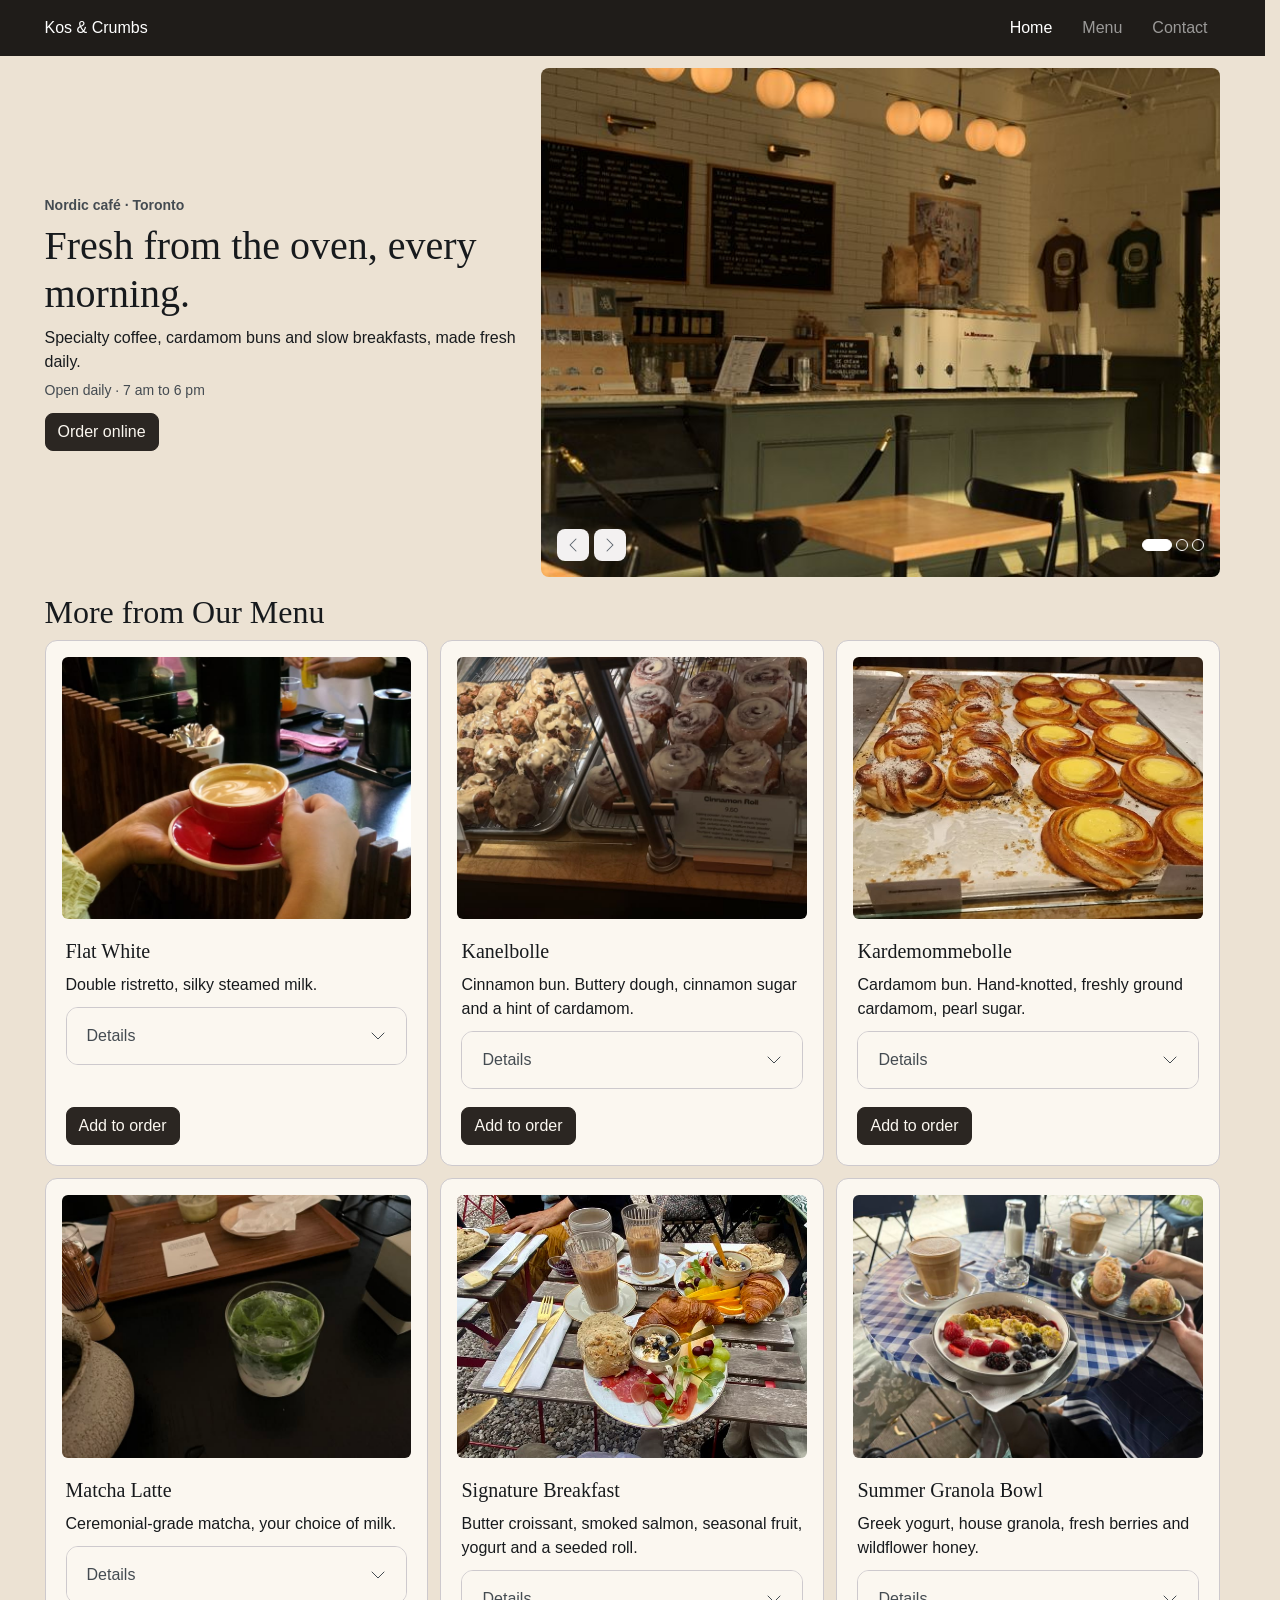
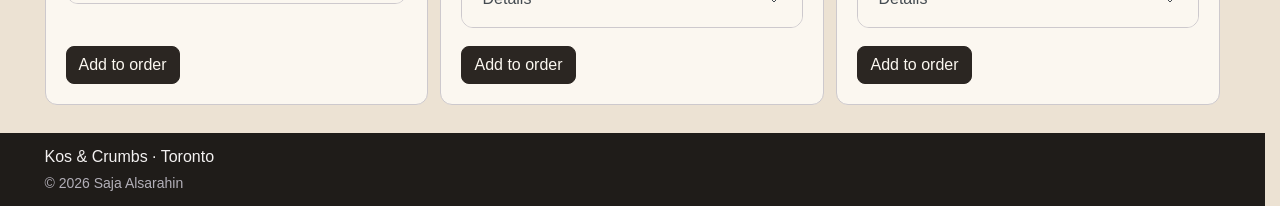
<file: index.html>
<!doctype html>
<html lang="en">
<head>
  <meta charset="utf-8">
  <meta name="viewport" content="width=device-width, initial-scale=1">
  <title>Kos &amp; Crumbs</title>
  <link rel="stylesheet" href="css/bootstrap.min.css">
  <link rel="stylesheet" href="css/style.css">
</head>
<body class="d-flex flex-column min-vh-100 bg-1" data-bs-theme="light">


  <nav class="navbar md:navbar-expand bg-1" data-bs-theme="dark" aria-label="Main navigation">
    <div class="container">
      <a class="navbar-brand" href="index.html">Kos &amp; Crumbs</a>
      <button class="btn-icon navbar-toggler" type="button" data-bs-toggle="drawer" data-bs-target="#siteDrawer" aria-controls="siteDrawer" aria-expanded="false" aria-label="Toggle navigation">
        <span class="navbar-toggler-icon" aria-hidden="true"></span>
      </button>
      <dialog class="drawer drawer-end" tabindex="-1" id="siteDrawer" aria-labelledby="siteDrawerLabel">
        <div class="drawer-header">
          <p class="drawer-title h5 mb-0" id="siteDrawerLabel">Menu</p>
          <button type="button" class="btn-close" data-bs-dismiss="drawer" aria-label="Close"></button>
        </div>
        <div class="drawer-body">
          <ul class="nav navbar-nav md:ms-auto">
            <li class="nav-item">
              <a class="nav-link active" aria-current="page" href="index.html">Home</a>
            </li>
            <li class="nav-item">
              <a class="nav-link" href="#menu">Menu</a>
            </li>
            <li class="nav-item">
              <a class="nav-link" href="contact.html">Contact</a>
            </li>
          </ul>
        </div>
      </dialog>
    </div>
  </nav>

  <main class="container py-4 flex-grow-1">
   

    <dialog class="dialog" id="dialogFlatWhite" aria-labelledby="dialogFlatWhiteTitle">
      <div class="dialog-header">
        <p class="dialog-title h5 mb-0" id="dialogFlatWhiteTitle">Added to your order</p>
        <button type="button" class="btn-close" data-bs-dismiss="dialog" aria-label="Close"></button>
      </div>
      <div class="dialog-body">
        <p class="mb-0"><strong>Flat White</strong> &middot; $4.75</p>
      </div>
      <div class="dialog-footer">
        <button type="button" class="btn-solid theme-primary" data-bs-dismiss="dialog">Continue browsing</button>
      </div>
    </dialog>

    <dialog class="dialog" id="dialogCinnamon" aria-labelledby="dialogCinnamonTitle">
      <div class="dialog-header">
        <p class="dialog-title h5 mb-0" id="dialogCinnamonTitle">Added to your order</p>
        <button type="button" class="btn-close" data-bs-dismiss="dialog" aria-label="Close"></button>
      </div>
      <div class="dialog-body">
        <p class="mb-0"><strong>Kanelbolle</strong> &middot; $4.25</p>
      </div>
      <div class="dialog-footer">
        <button type="button" class="btn-solid theme-primary" data-bs-dismiss="dialog">Continue browsing</button>
      </div>
    </dialog>

    <dialog class="dialog" id="dialogCardamom" aria-labelledby="dialogCardamomTitle">
      <div class="dialog-header">
        <p class="dialog-title h5 mb-0" id="dialogCardamomTitle">Added to your order</p>
        <button type="button" class="btn-close" data-bs-dismiss="dialog" aria-label="Close"></button>
      </div>
      <div class="dialog-body">
        <p class="mb-0"><strong>Kardemommebolle</strong> &middot; $4.50</p>
      </div>
      <div class="dialog-footer">
        <button type="button" class="btn-solid theme-primary" data-bs-dismiss="dialog">Continue browsing</button>
      </div>
    </dialog>

    <dialog class="dialog" id="dialogMatcha" aria-labelledby="dialogMatchaTitle">
      <div class="dialog-header">
        <p class="dialog-title h5 mb-0" id="dialogMatchaTitle">Added to your order</p>
        <button type="button" class="btn-close" data-bs-dismiss="dialog" aria-label="Close"></button>
      </div>
      <div class="dialog-body">
        <p class="mb-0"><strong>Matcha Latte</strong> &middot; $5.50</p>
      </div>
      <div class="dialog-footer">
        <button type="button" class="btn-solid theme-primary" data-bs-dismiss="dialog">Continue browsing</button>
      </div>
    </dialog>

    <dialog class="dialog" id="dialogBreakfast" aria-labelledby="dialogBreakfastTitle">
      <div class="dialog-header">
        <p class="dialog-title h5 mb-0" id="dialogBreakfastTitle">Added to your order</p>
        <button type="button" class="btn-close" data-bs-dismiss="dialog" aria-label="Close"></button>
      </div>
      <div class="dialog-body">
        <p class="mb-0"><strong>Signature Breakfast</strong> &middot; $16</p>
      </div>
      <div class="dialog-footer">
        <button type="button" class="btn-solid theme-primary" data-bs-dismiss="dialog">Continue browsing</button>
      </div>
    </dialog>

    <dialog class="dialog" id="dialogGranola" aria-labelledby="dialogGranolaTitle">
      <div class="dialog-header">
        <p class="dialog-title h5 mb-0" id="dialogGranolaTitle">Added to your order</p>
        <button type="button" class="btn-close" data-bs-dismiss="dialog" aria-label="Close"></button>
      </div>
      <div class="dialog-body">
        <p class="mb-0"><strong>Summer Granola Bowl</strong> &middot; $9</p>
      </div>
      <div class="dialog-footer">
        <button type="button" class="btn-solid theme-primary" data-bs-dismiss="dialog">Continue browsing</button>
      </div>
    </dialog>

    <div class="row g-5 align-items-center mb-5">
      <div class="col-12 lg:col-5">
        <p class="small fw-semibold fg-2 mb-2">Nordic caf&eacute; &middot; Toronto</p>
        <h1 class="mb-3">Fresh from the oven, every morning.</h1>
        <p class="lead mb-2">Specialty coffee, cardamom buns and slow breakfasts, made fresh daily.</p>
        <p class="small fg-2 mb-4">Open daily &middot; 7 am to 6 pm</p>
        <a class="btn-solid theme-primary" href="#menu">Order online</a>
      </div>
      <div class="col-12 lg:col-7">
  
        <div id="homeCarousel" class="carousel carousel-overlay slide">
          <div class="carousel-inner rounded-5">
            <div class="carousel-item active">
              <img src="images/slide-interior.jpg" class="d-block w-100 ratio-4x3 object-fit-cover" alt="A cozy cafe interior with wooden tables, globe lights and a sage-green coffee counter in warm light">
            </div>
            <div class="carousel-item">
              <img src="images/slide-espresso.jpg" class="d-block w-100 ratio-4x3 object-fit-cover" alt="Espresso pouring from a wood-panelled machine into two white cups">
            </div>
            <div class="carousel-item">
              <img src="images/window-view.jpg" class="d-block w-100 ratio-4x3 object-fit-cover" alt="Wooden tables and chairs by tall cafe windows looking out at green trees">
            </div>
          </div>
          <div class="carousel-overlay-controls">
            <div>
              <button class="btn-icon btn-sm btn-subtle theme-secondary" type="button" data-bs-target="#homeCarousel" data-bs-slide="prev">
                <span class="carousel-icon-prev" aria-hidden="true"></span>
                <span class="visually-hidden">Previous</span>
              </button>
              <button class="btn-icon btn-sm btn-subtle theme-secondary" type="button" data-bs-target="#homeCarousel" data-bs-slide="next">
                <span class="carousel-icon-next" aria-hidden="true"></span>
                <span class="visually-hidden">Next</span>
              </button>
            </div>
            <div class="carousel-indicators">
              <button type="button" data-bs-target="#homeCarousel" data-bs-slide-to="0" class="active" aria-current="true" aria-label="Slide 1"></button>
              <button type="button" data-bs-target="#homeCarousel" data-bs-slide-to="1" aria-label="Slide 2"></button>
              <button type="button" data-bs-target="#homeCarousel" data-bs-slide-to="2" aria-label="Slide 3"></button>
            </div>
          </div>
        </div>
      </div>
    </div>


     <h2 id="menu" class="mb-3">More from Our Menu</h2>
    <div class="row g-4">

      <div class="col-12 md:col-6 lg:col-4">
        <div class="card h-100">
          <div class="px-5 pt-5">
            <img src="images/flat-white.jpg" class="w-100 ratio-4x3 object-fit-cover rounded-4" alt="Hands holding a flat white with latte art in a red cup and saucer at a wooden coffee bar">
          </div>
          <div class="card-body">
            <h3 class="card-title h4">Flat White</h3>
            <p>Double ristretto, silky steamed milk.</p>
            <div class="accordion mb-3">
              <details class="accordion-item" name="accFlatWhite">
                <summary class="accordion-header">
                  Details
                  <svg class="accordion-icon" xmlns="http://www.w3.org/2000/svg" viewBox="0 0 16 16" fill="none" stroke="currentColor" stroke-linecap="round" stroke-linejoin="round" aria-hidden="true"><path d="m2 5 6 6 6-6"/></svg>
                </summary>
                <div class="accordion-body">
                  <ul class="mb-0">
                    <li><strong>$4.75</strong></li>
                    <li>Milk: whole, oat or almond</li>
                    <li>Extra shot +$1.00</li>
                  </ul>
                </div>
              </details>
            </div>
            <button type="button" class="btn-solid theme-primary mt-auto align-self-start" data-bs-toggle="dialog" data-bs-target="#dialogFlatWhite">Add to order</button>
          </div>
        </div>
      </div>

      <div class="col-12 md:col-6 lg:col-4">
        <div class="card h-100">
          <div class="px-5 pt-5">
            <img src="images/cinnamon-bun.jpg" class="w-100 ratio-4x3 object-fit-cover rounded-4" alt="Freshly baked cinnamon buns with icing in a glass pastry case">
          </div>
          <div class="card-body">
            <h3 class="card-title h4">Kanelbolle</h3>
            <p>Cinnamon bun. Buttery dough, cinnamon sugar and a hint of cardamom.</p>
            <div class="accordion mb-3">
              <details class="accordion-item" name="accCinnamon">
                <summary class="accordion-header">
                  Details
                  <svg class="accordion-icon" xmlns="http://www.w3.org/2000/svg" viewBox="0 0 16 16" fill="none" stroke="currentColor" stroke-linecap="round" stroke-linejoin="round" aria-hidden="true"><path d="m2 5 6 6 6-6"/></svg>
                </summary>
                <div class="accordion-body">
                  <ul class="mb-0">
                    <li><strong>$4.25</strong></li>
                    <li>Baked fresh every morning</li>
                    <li>Served warm</li>
                    <li>Contains wheat, dairy and egg</li>
                  </ul>
                </div>
              </details>
            </div>
            <button type="button" class="btn-solid theme-primary mt-auto align-self-start" data-bs-toggle="dialog" data-bs-target="#dialogCinnamon">Add to order</button>
          </div>
        </div>
      </div>

      <div class="col-12 md:col-6 lg:col-4">
        <div class="card h-100">
          <div class="px-5 pt-5">
            <img src="images/cardamom-bun.jpg" class="w-100 ratio-4x3 object-fit-cover rounded-4" alt="Tray of cardamom knots topped with pearl sugar next to vanilla custard buns">
          </div>
          <div class="card-body">
            <h3 class="card-title h4">Kardemommebolle</h3>
            <p>Cardamom bun. Hand-knotted, freshly ground cardamom, pearl sugar.</p>
            <div class="accordion mb-3">
              <details class="accordion-item" name="accCardamom">
                <summary class="accordion-header">
                  Details
                  <svg class="accordion-icon" xmlns="http://www.w3.org/2000/svg" viewBox="0 0 16 16" fill="none" stroke="currentColor" stroke-linecap="round" stroke-linejoin="round" aria-hidden="true"><path d="m2 5 6 6 6-6"/></svg>
                </summary>
                <div class="accordion-body">
                  <ul class="mb-0">
                    <li><strong>$4.50</strong></li>
                    <li>Baked fresh every morning</li>
                    <li>Contains wheat, dairy and egg</li>
                  </ul>
                </div>
              </details>
            </div>
            <button type="button" class="btn-solid theme-primary mt-auto align-self-start" data-bs-toggle="dialog" data-bs-target="#dialogCardamom">Add to order</button>
          </div>
        </div>
      </div>

      <div class="col-12 md:col-6 lg:col-4">
        <div class="card h-100">
          <div class="px-5 pt-5">
            <img src="images/matcha-latte.jpg" class="w-100 ratio-4x3 object-fit-cover rounded-4" alt="A glass of iced matcha latte on a dark wooden table">
          </div>
          <div class="card-body">
            <h3 class="card-title h4">Matcha Latte</h3>
            <p>Ceremonial-grade matcha, your choice of milk.</p>
            <div class="accordion mb-3">
              <details class="accordion-item" name="accMatcha">
                <summary class="accordion-header">
                  Details
                  <svg class="accordion-icon" xmlns="http://www.w3.org/2000/svg" viewBox="0 0 16 16" fill="none" stroke="currentColor" stroke-linecap="round" stroke-linejoin="round" aria-hidden="true"><path d="m2 5 6 6 6-6"/></svg>
                </summary>
                <div class="accordion-body">
                  <ul class="mb-0">
                    <li><strong>$5.50</strong></li>
                    <li>Hot or iced</li>
                    <li>Milk: whole, oat or almond</li>
                    <li>Add honey or vanilla +$0.50</li>
                  </ul>
                </div>
              </details>
            </div>
            <button type="button" class="btn-solid theme-primary mt-auto align-self-start" data-bs-toggle="dialog" data-bs-target="#dialogMatcha">Add to order</button>
          </div>
        </div>
      </div>

      <div class="col-12 md:col-6 lg:col-4">
        <div class="card h-100">
          <div class="px-5 pt-5">
            <img src="images/nordic-breakfast.jpg" class="w-100 ratio-4x3 object-fit-cover rounded-4" alt="A breakfast plate with a croissant, sliced salmon, fresh fruit, yogurt with blueberries and a seeded roll, with two iced lattes on a wooden table">
          </div>
          <div class="card-body">
            <h3 class="card-title h4">Signature Breakfast</h3>
            <p>Butter croissant, smoked salmon, seasonal fruit, yogurt and a seeded roll.</p>
            <div class="accordion mb-3">
              <details class="accordion-item" name="accBreakfast">
                <summary class="accordion-header">
                  Details
                  <svg class="accordion-icon" xmlns="http://www.w3.org/2000/svg" viewBox="0 0 16 16" fill="none" stroke="currentColor" stroke-linecap="round" stroke-linejoin="round" aria-hidden="true"><path d="m2 5 6 6 6-6"/></svg>
                </summary>
                <div class="accordion-body">
                  <ul class="mb-0">
                    <li><strong>$16</strong></li>
                    <li>Served all day</li>
                    <li>Swap salmon for cheese</li>
                    <li>Add an iced latte +$4.00</li>
                  </ul>
                </div>
              </details>
            </div>
            <button type="button" class="btn-solid theme-primary mt-auto align-self-start" data-bs-toggle="dialog" data-bs-target="#dialogBreakfast">Add to order</button>
          </div>
        </div>
      </div>

      <div class="col-12 md:col-6 lg:col-4">
        <div class="card h-100">
          <div class="px-5 pt-5">
            <img src="images/granola-bowl.jpg" class="w-100 ratio-4x3 object-fit-cover rounded-4" alt="A bowl of yogurt with granola, strawberries and blueberries on a blue checkered tablecloth">
          </div>
          <div class="card-body">
            <h3 class="card-title h4">Summer Granola Bowl</h3>
            <p>Greek yogurt, house granola, fresh berries and wildflower honey.</p>
            <div class="accordion mb-3">
              <details class="accordion-item" name="accGranola">
                <summary class="accordion-header">
                  Details
                  <svg class="accordion-icon" xmlns="http://www.w3.org/2000/svg" viewBox="0 0 16 16" fill="none" stroke="currentColor" stroke-linecap="round" stroke-linejoin="round" aria-hidden="true"><path d="m2 5 6 6 6-6"/></svg>
                </summary>
                <div class="accordion-body">
                  <ul class="mb-0">
                    <li><strong>$9</strong></li>
                    <li>Seasonal: June to August</li>
                    <li>Dairy-free yogurt available</li>
                    <li>Extra berries +$1.50</li>
                  </ul>
                </div>
              </details>
            </div>
            <button type="button" class="btn-solid theme-primary mt-auto align-self-start" data-bs-toggle="dialog" data-bs-target="#dialogGranola">Add to order</button>
          </div>
        </div>
      </div>
    </div>
  </main>

  <footer class="bg-1 fg-body py-4 mt-5" data-bs-theme="dark">
    <div class="container">
      <p class="mb-1">Kos &amp; Crumbs &middot; Toronto</p>
      <p class="mb-0 small fg-2">&copy; 2026 Saja Alsarahin</p>
    </div>
  </footer>

  <script src="js/bootstrap.bundle.min.js" type="module"></script>
</body>
</html>
</file>
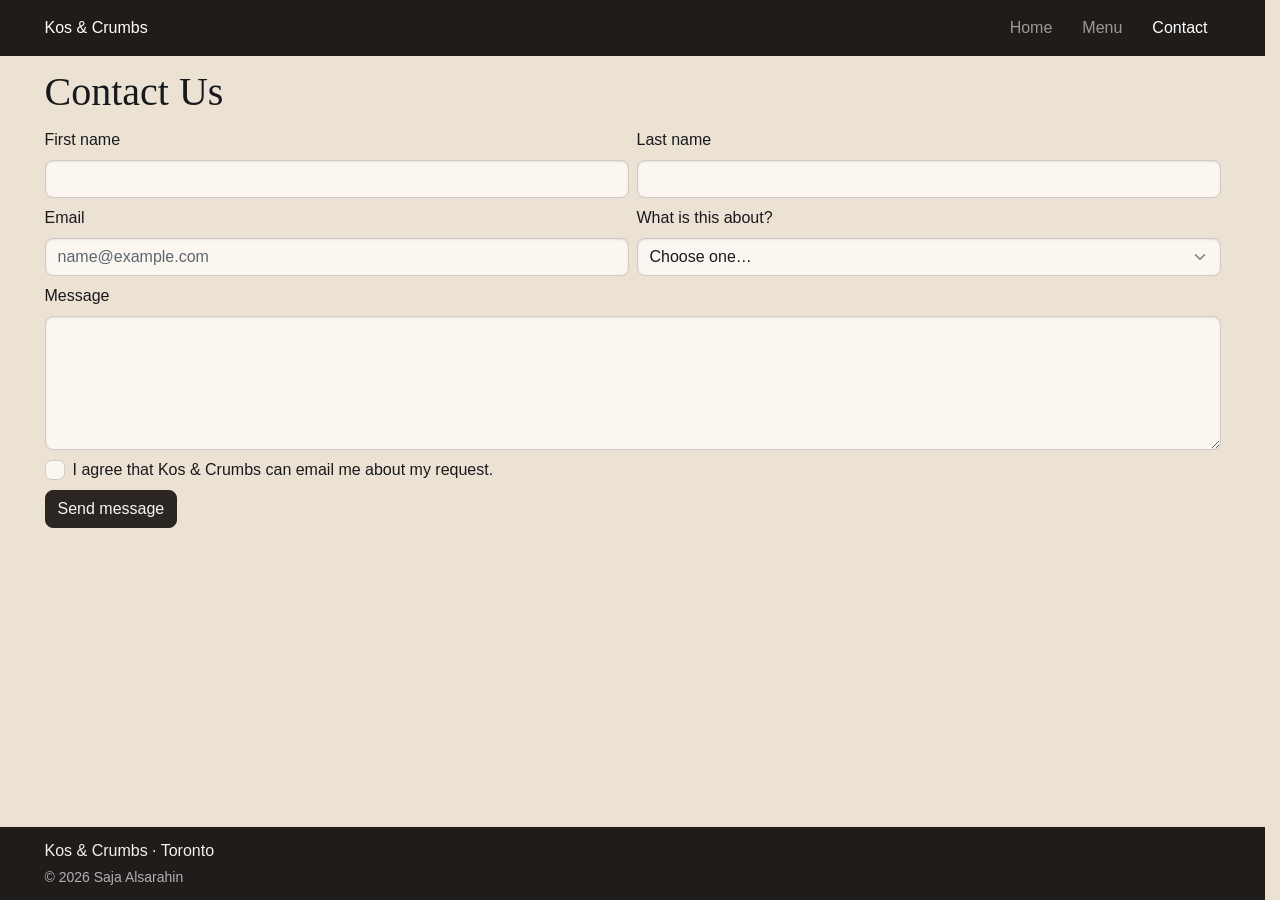
<file: contact.html>
<!doctype html>
<html lang="en">
<head>
  <meta charset="utf-8">
  <meta name="viewport" content="width=device-width, initial-scale=1">
  <title>Contact Kos &amp; Crumbs</title>
  <link rel="stylesheet" href="css/bootstrap.min.css">
  <link rel="stylesheet" href="css/style.css">
</head>
<body class="d-flex flex-column min-vh-100 bg-1" data-bs-theme="light">

 
  <nav class="navbar md:navbar-expand bg-1" data-bs-theme="dark" aria-label="Main navigation">
    <div class="container">
      <a class="navbar-brand" href="index.html">Kos &amp; Crumbs</a>
      <button class="btn-icon navbar-toggler" type="button" data-bs-toggle="drawer" data-bs-target="#siteDrawer" aria-controls="siteDrawer" aria-expanded="false" aria-label="Toggle navigation">
        <span class="navbar-toggler-icon" aria-hidden="true"></span>
      </button>
      <dialog class="drawer drawer-end" tabindex="-1" id="siteDrawer" aria-labelledby="siteDrawerLabel">
        <div class="drawer-header">
          <p class="drawer-title h5 mb-0" id="siteDrawerLabel">Menu</p>
          <button type="button" class="btn-close" data-bs-dismiss="drawer" aria-label="Close"></button>
        </div>
        <div class="drawer-body">
          <ul class="nav navbar-nav md:ms-auto">
            <li class="nav-item">
              <a class="nav-link" href="index.html">Home</a>
            </li>
            <li class="nav-item">
              <a class="nav-link" href="index.html#menu">Menu</a>
            </li>
            <li class="nav-item">
              <a class="nav-link active" aria-current="page" href="contact.html">Contact</a>
            </li>
          </ul>
        </div>
      </dialog>
    </div>
  </nav>

  <main class="container py-4 flex-grow-1">
    <h1 class="mb-4">Contact Us</h1>

    <form>
      <div class="row g-3">
        <div class="col-12 md:col-6">
          <div class="form-field">
            <label for="firstName" class="form-label">First name</label>
            <input type="text" class="form-control" id="firstName" name="firstName" autocomplete="given-name" required>
          </div>
        </div>
        <div class="col-12 md:col-6">
          <div class="form-field">
            <label for="lastName" class="form-label">Last name</label>
            <input type="text" class="form-control" id="lastName" name="lastName" autocomplete="family-name" required>
          </div>
        </div>
        <div class="col-12 md:col-6">
          <div class="form-field">
            <label for="email" class="form-label">Email</label>
            <input type="email" class="form-control" id="email" name="email" placeholder="name@example.com" autocomplete="email" required>
          </div>
        </div>
        <div class="col-12 md:col-6">
          <div class="form-field">
            <label for="topic" class="form-label">What is this about?</label>
            <select class="form-control" id="topic" name="topic" required>
              <option value="" selected>Choose one…</option>
              <option value="pickup">A pickup order</option>
              <option value="catering">Catering for an event</option>
              <option value="feedback">Feedback</option>
              <option value="other">Something else</option>
            </select>
          </div>
        </div>
        <div class="col-12">
          <div class="form-field">
            <label for="message" class="form-label">Message</label>
            <textarea class="form-control" id="message" name="message" rows="5"></textarea>
          </div>
        </div>
        <div class="col-12">
          <div class="form-field">
            <input type="checkbox" class="check" id="consent" name="consent" required>
            <label for="consent">I agree that Kos &amp; Crumbs can email me about my request.</label>
          </div>
        </div>
        <div class="col-12">
          <button type="submit" class="btn-solid theme-primary">Send message</button>
        </div>
      </div>
    </form>
  </main>

  <footer class="bg-1 fg-body py-4 mt-5" data-bs-theme="dark">
    <div class="container">
      <p class="mb-1">Kos &amp; Crumbs &middot; Toronto</p>
      <p class="mb-0 small fg-2">&copy; 2026 Saja Alsarahin</p>
    </div>
  </footer>

  <script src="js/bootstrap.bundle.min.js" type="module"></script>
</body>
</html>
</file>
<file: css/style.css>
:root {
  --bs-bg-body: light-dark(#fbf7f0, #1f1c19);
  --bs-bg-1: light-dark(#ece2d3, #1f1c19);
  --bs-bg-2: light-dark(#ece2d3, #2b2622);
  --bs-heading-font-family: Georgia, "Times New Roman", serif;

  --bs-primary-bg: #2b2622;
  --bs-primary-fg: #2b2622;
  --bs-primary-fg-emphasis: #1a1714;
  --bs-primary-border: #2b2622;
  --bs-primary-focus-ring: #2b2622;
  --bs-primary-contrast: #fbf7f0;
}


.btn-solid.theme-primary {
  --bs-theme-bg: #2b2622;
  --bs-theme-border: #2b2622;
  --bs-theme-contrast: #fbf7f0;
}
</file>
